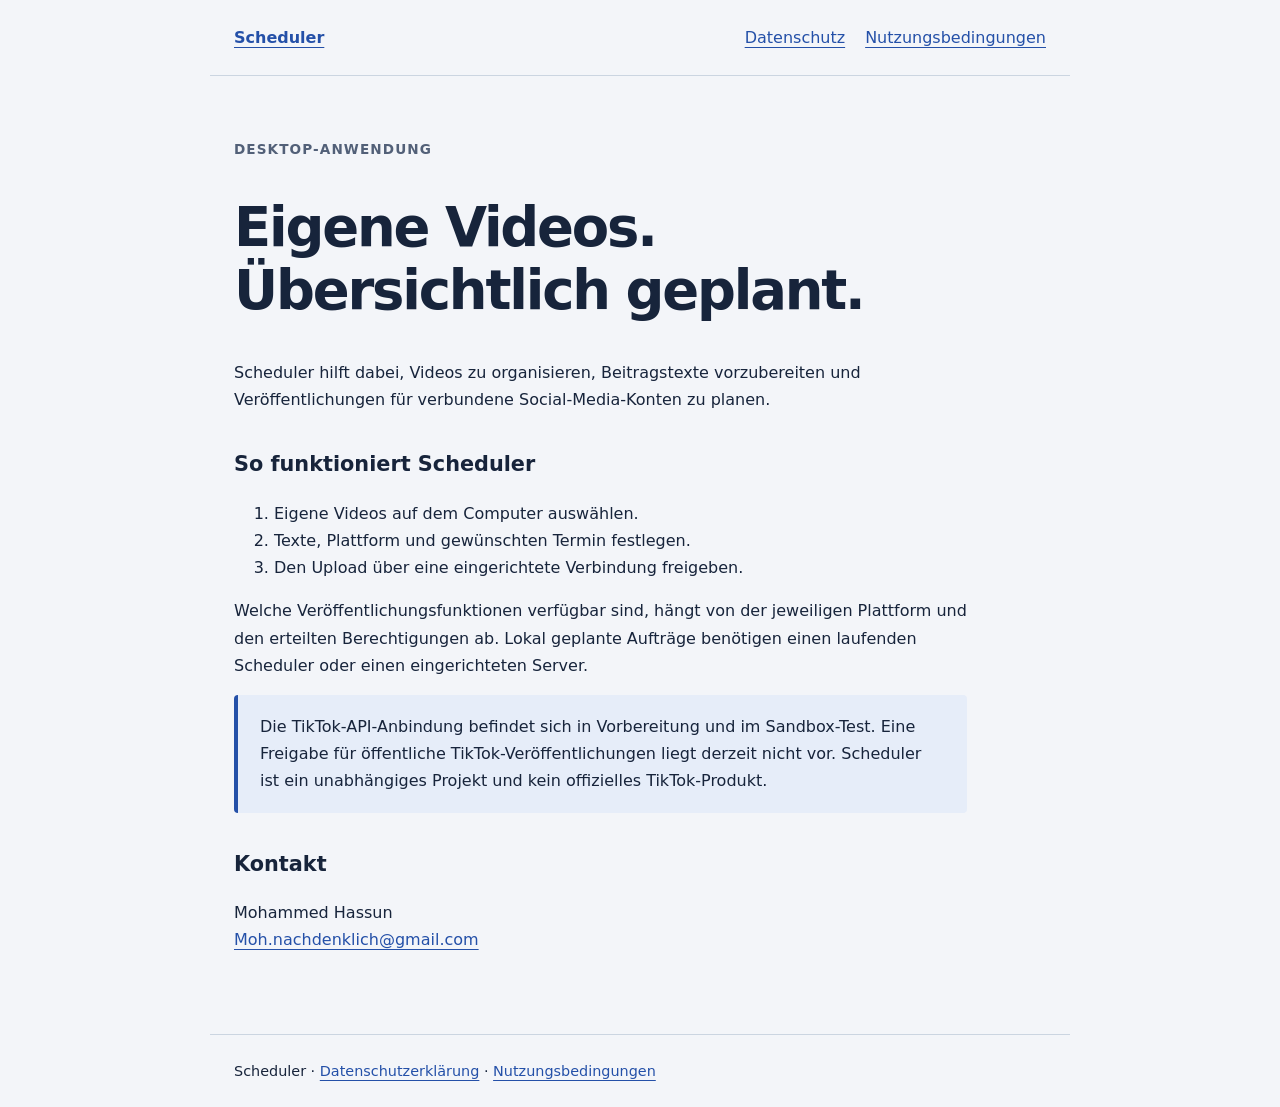
<file: index.html>
<!doctype html><html lang="de"><head><meta charset="utf-8"><meta name="viewport" content="width=device-width,initial-scale=1"><meta name="description" content="Scheduler: Desktop-Anwendung zur Organisation eigener Videos und zur Planung von Beiträgen."><title>Scheduler – Videos organisieren</title><link rel="stylesheet" href="style.css"></head><body><header><a href="index.html"><strong>Scheduler</strong></a><nav aria-label="Hauptnavigation"><a href="privacy.html">Datenschutz</a><a href="terms.html">Nutzungsbedingungen</a></nav></header><main><p class="label">Desktop-Anwendung</p><h1>Eigene Videos.<br>Übersichtlich geplant.</h1><p>Scheduler hilft dabei, Videos zu organisieren, Beitragstexte vorzubereiten und Veröffentlichungen für verbundene Social-Media-Konten zu planen.</p><h2>So funktioniert Scheduler</h2><ol><li>Eigene Videos auf dem Computer auswählen.</li><li>Texte, Plattform und gewünschten Termin festlegen.</li><li>Den Upload über eine eingerichtete Verbindung freigeben.</li></ol><p>Welche Veröffentlichungsfunktionen verfügbar sind, hängt von der jeweiligen Plattform und den erteilten Berechtigungen ab. Lokal geplante Aufträge benötigen einen laufenden Scheduler oder einen eingerichteten Server.</p><p class="note">Die TikTok-API-Anbindung befindet sich in Vorbereitung und im Sandbox-Test. Eine Freigabe für öffentliche TikTok-Veröffentlichungen liegt derzeit nicht vor. Scheduler ist ein unabhängiges Projekt und kein offizielles TikTok-Produkt.</p><h2>Kontakt</h2><p>Mohammed Hassun<br><a href="mailto:Moh.nachdenklich@gmail.com">Moh.nachdenklich@gmail.com</a></p></main><footer>Scheduler · <a href="privacy.html">Datenschutzerklärung</a> · <a href="terms.html">Nutzungsbedingungen</a></footer></body></html>
</file>
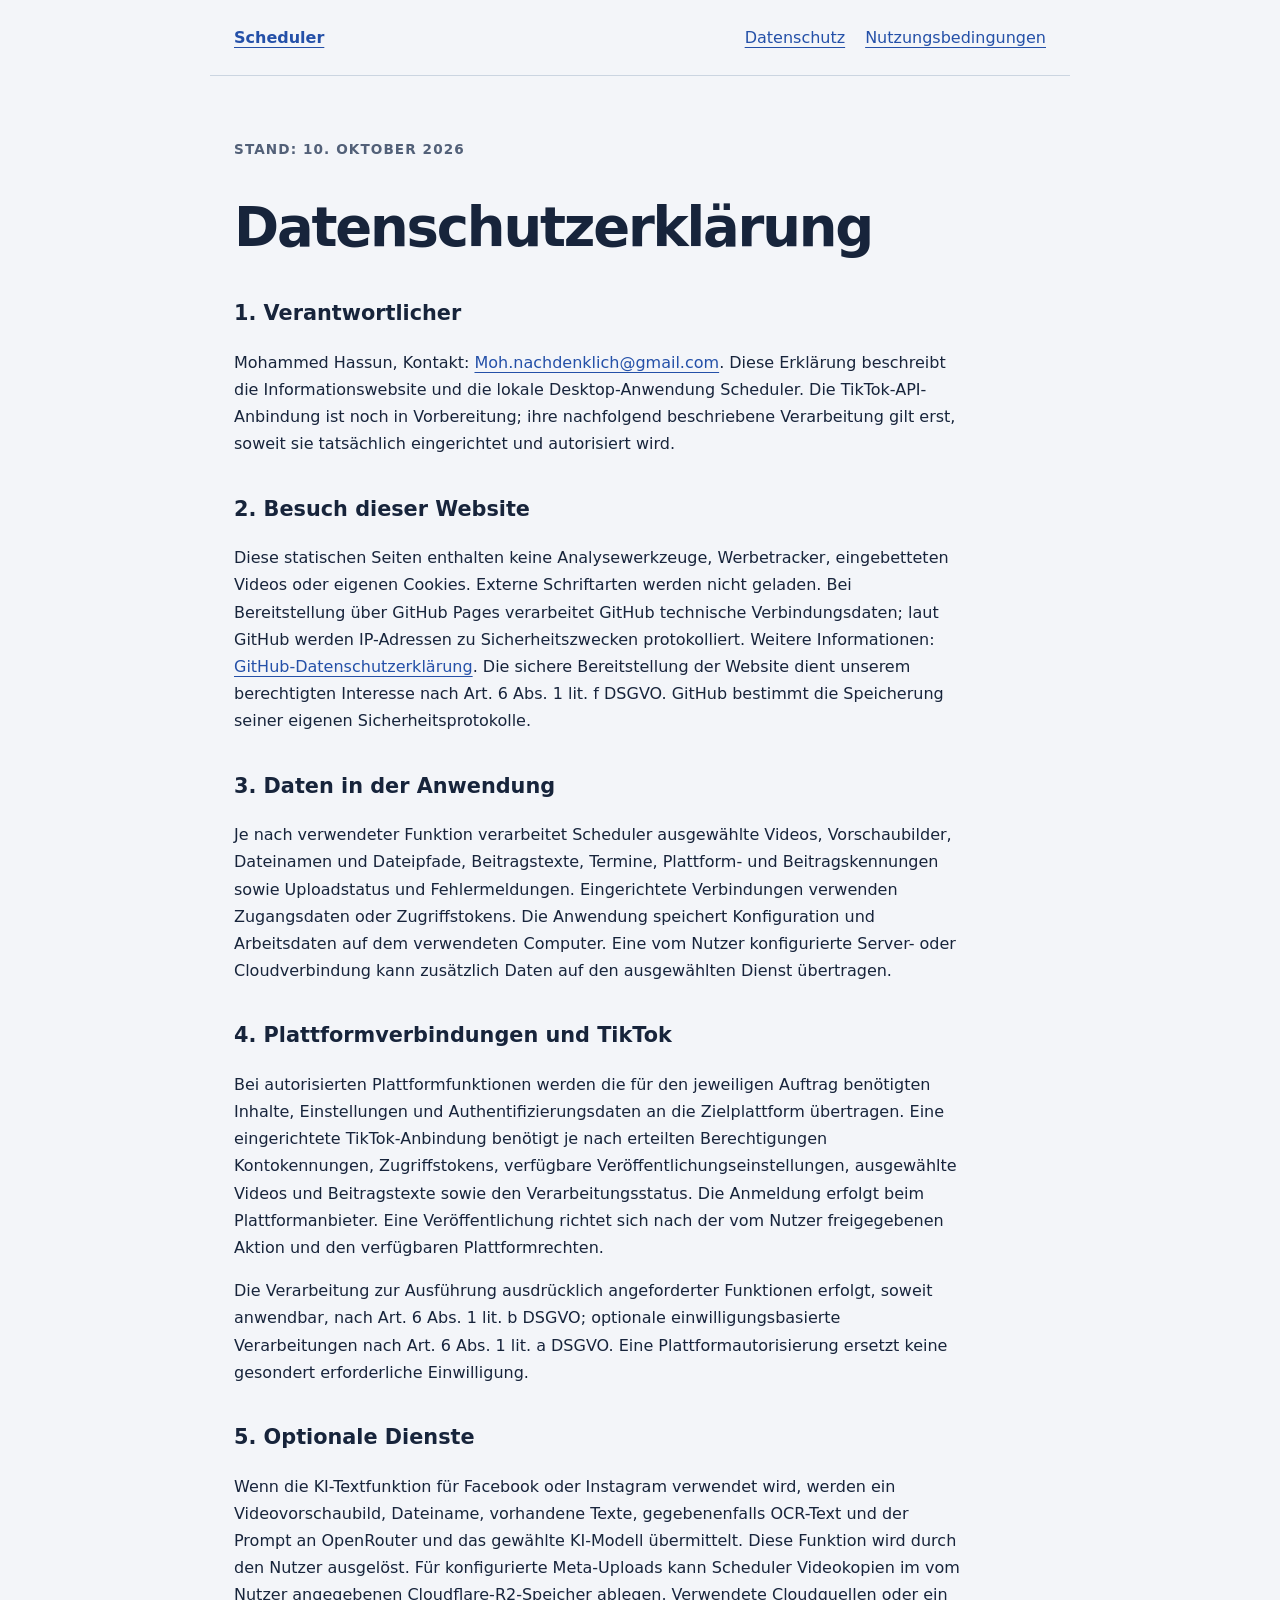
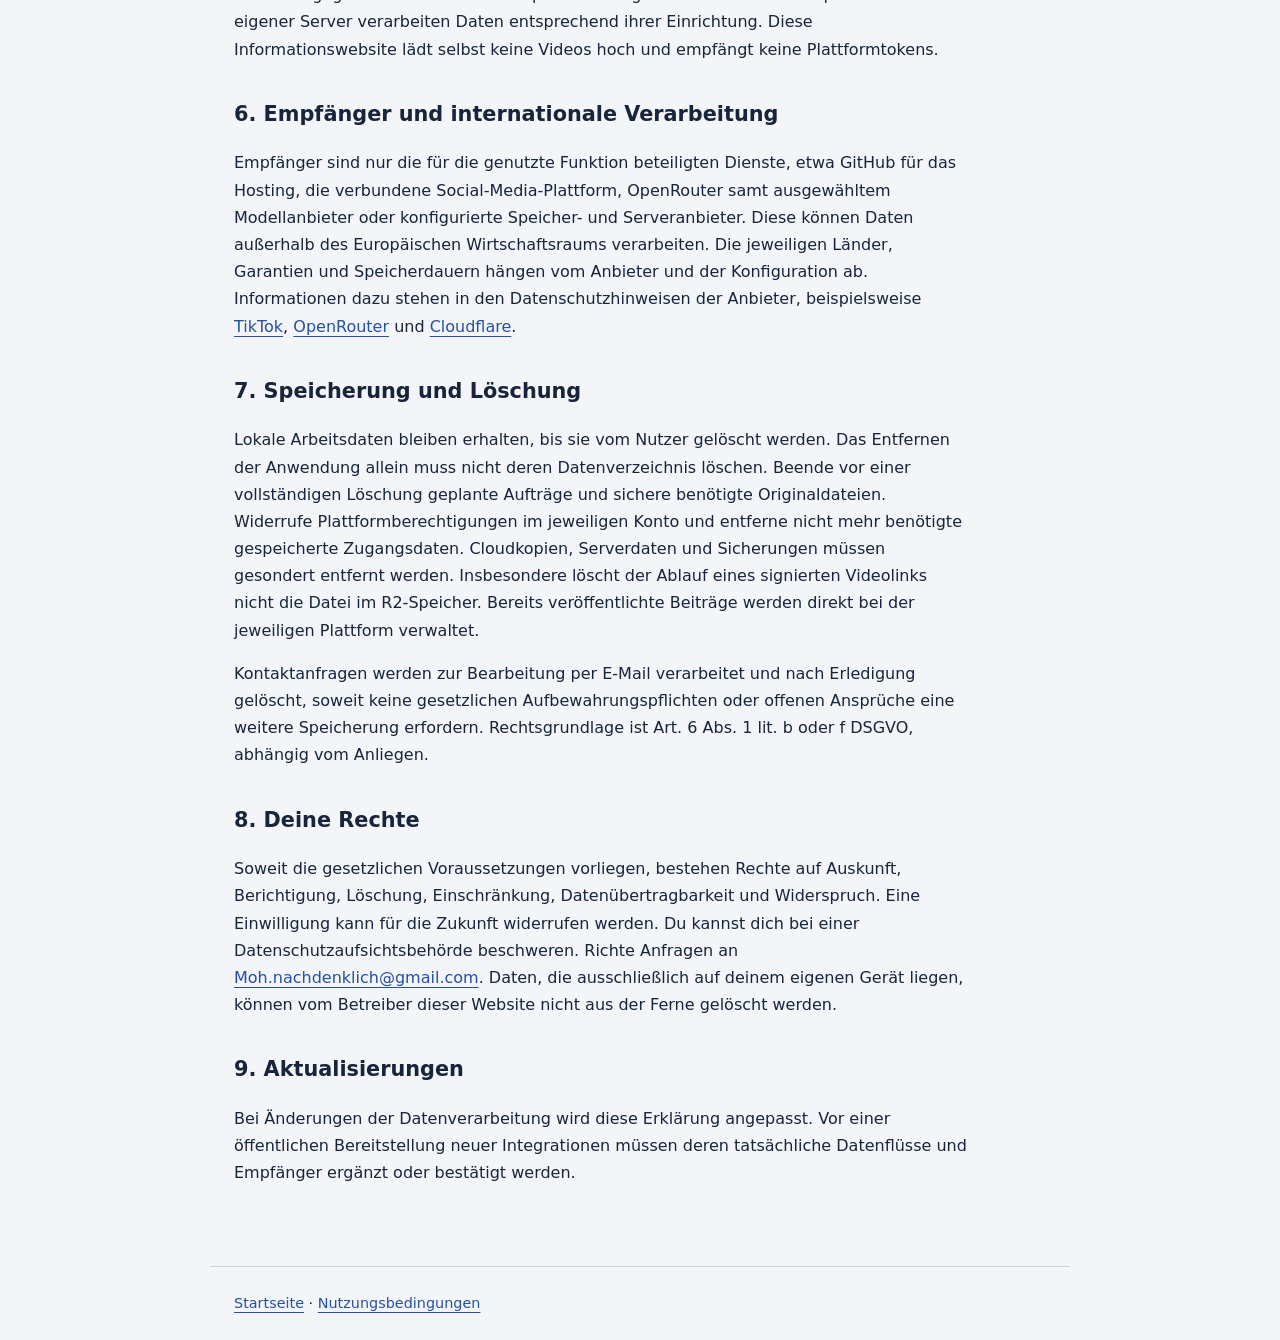
<file: privacy.html>
<!doctype html><html lang="de"><head><meta charset="utf-8"><meta name="viewport" content="width=device-width,initial-scale=1"><title>Datenschutzerklärung – Scheduler</title><link rel="stylesheet" href="style.css"></head><body><header><a href="index.html"><strong>Scheduler</strong></a><nav aria-label="Hauptnavigation"><a href="privacy.html" aria-current="page">Datenschutz</a><a href="terms.html">Nutzungsbedingungen</a></nav></header><main><p class="label">Stand: 10. Oktober 2026</p><h1>Datenschutzerklärung</h1><h2>1. Verantwortlicher</h2><p>Mohammed Hassun, Kontakt: <a href="mailto:Moh.nachdenklich@gmail.com">Moh.nachdenklich@gmail.com</a>. Diese Erklärung beschreibt die Informationswebsite und die lokale Desktop-Anwendung Scheduler. Die TikTok-API-Anbindung ist noch in Vorbereitung; ihre nachfolgend beschriebene Verarbeitung gilt erst, soweit sie tatsächlich eingerichtet und autorisiert wird.</p><h2>2. Besuch dieser Website</h2><p>Diese statischen Seiten enthalten keine Analysewerkzeuge, Werbetracker, eingebetteten Videos oder eigenen Cookies. Externe Schriftarten werden nicht geladen. Bei Bereitstellung über GitHub Pages verarbeitet GitHub technische Verbindungsdaten; laut GitHub werden IP-Adressen zu Sicherheitszwecken protokolliert. Weitere Informationen: <a href="https://docs.github.com/en/site-policy/privacy-policies/github-general-privacy-statement">GitHub-Datenschutzerklärung</a>. Die sichere Bereitstellung der Website dient unserem berechtigten Interesse nach Art. 6 Abs. 1 lit. f DSGVO. GitHub bestimmt die Speicherung seiner eigenen Sicherheitsprotokolle.</p><h2>3. Daten in der Anwendung</h2><p>Je nach verwendeter Funktion verarbeitet Scheduler ausgewählte Videos, Vorschaubilder, Dateinamen und Dateipfade, Beitragstexte, Termine, Plattform- und Beitragskennungen sowie Uploadstatus und Fehlermeldungen. Eingerichtete Verbindungen verwenden Zugangsdaten oder Zugriffstokens. Die Anwendung speichert Konfiguration und Arbeitsdaten auf dem verwendeten Computer. Eine vom Nutzer konfigurierte Server- oder Cloudverbindung kann zusätzlich Daten auf den ausgewählten Dienst übertragen.</p><h2>4. Plattformverbindungen und TikTok</h2><p>Bei autorisierten Plattformfunktionen werden die für den jeweiligen Auftrag benötigten Inhalte, Einstellungen und Authentifizierungsdaten an die Zielplattform übertragen. Eine eingerichtete TikTok-Anbindung benötigt je nach erteilten Berechtigungen Kontokennungen, Zugriffstokens, verfügbare Veröffentlichungseinstellungen, ausgewählte Videos und Beitragstexte sowie den Verarbeitungsstatus. Die Anmeldung erfolgt beim Plattformanbieter. Eine Veröffentlichung richtet sich nach der vom Nutzer freigegebenen Aktion und den verfügbaren Plattformrechten.</p><p>Die Verarbeitung zur Ausführung ausdrücklich angeforderter Funktionen erfolgt, soweit anwendbar, nach Art. 6 Abs. 1 lit. b DSGVO; optionale einwilligungsbasierte Verarbeitungen nach Art. 6 Abs. 1 lit. a DSGVO. Eine Plattformautorisierung ersetzt keine gesondert erforderliche Einwilligung.</p><h2>5. Optionale Dienste</h2><p>Wenn die KI-Textfunktion für Facebook oder Instagram verwendet wird, werden ein Videovorschaubild, Dateiname, vorhandene Texte, gegebenenfalls OCR-Text und der Prompt an OpenRouter und das gewählte KI-Modell übermittelt. Diese Funktion wird durch den Nutzer ausgelöst. Für konfigurierte Meta-Uploads kann Scheduler Videokopien im vom Nutzer angegebenen Cloudflare-R2-Speicher ablegen. Verwendete Cloudquellen oder ein eigener Server verarbeiten Daten entsprechend ihrer Einrichtung. Diese Informationswebsite lädt selbst keine Videos hoch und empfängt keine Plattformtokens.</p><h2>6. Empfänger und internationale Verarbeitung</h2><p>Empfänger sind nur die für die genutzte Funktion beteiligten Dienste, etwa GitHub für das Hosting, die verbundene Social-Media-Plattform, OpenRouter samt ausgewähltem Modellanbieter oder konfigurierte Speicher- und Serveranbieter. Diese können Daten außerhalb des Europäischen Wirtschaftsraums verarbeiten. Die jeweiligen Länder, Garantien und Speicherdauern hängen vom Anbieter und der Konfiguration ab. Informationen dazu stehen in den Datenschutzhinweisen der Anbieter, beispielsweise <a href="https://www.tiktok.com/legal/page/eea/privacy-policy/de">TikTok</a>, <a href="https://openrouter.ai/privacy">OpenRouter</a> und <a href="https://www.cloudflare.com/privacypolicy/">Cloudflare</a>.</p><h2>7. Speicherung und Löschung</h2><p>Lokale Arbeitsdaten bleiben erhalten, bis sie vom Nutzer gelöscht werden. Das Entfernen der Anwendung allein muss nicht deren Datenverzeichnis löschen. Beende vor einer vollständigen Löschung geplante Aufträge und sichere benötigte Originaldateien. Widerrufe Plattformberechtigungen im jeweiligen Konto und entferne nicht mehr benötigte gespeicherte Zugangsdaten. Cloudkopien, Serverdaten und Sicherungen müssen gesondert entfernt werden. Insbesondere löscht der Ablauf eines signierten Videolinks nicht die Datei im R2-Speicher. Bereits veröffentlichte Beiträge werden direkt bei der jeweiligen Plattform verwaltet.</p><p>Kontaktanfragen werden zur Bearbeitung per E-Mail verarbeitet und nach Erledigung gelöscht, soweit keine gesetzlichen Aufbewahrungspflichten oder offenen Ansprüche eine weitere Speicherung erfordern. Rechtsgrundlage ist Art. 6 Abs. 1 lit. b oder f DSGVO, abhängig vom Anliegen.</p><h2>8. Deine Rechte</h2><p>Soweit die gesetzlichen Voraussetzungen vorliegen, bestehen Rechte auf Auskunft, Berichtigung, Löschung, Einschränkung, Datenübertragbarkeit und Widerspruch. Eine Einwilligung kann für die Zukunft widerrufen werden. Du kannst dich bei einer Datenschutzaufsichtsbehörde beschweren. Richte Anfragen an <a href="mailto:Moh.nachdenklich@gmail.com">Moh.nachdenklich@gmail.com</a>. Daten, die ausschließlich auf deinem eigenen Gerät liegen, können vom Betreiber dieser Website nicht aus der Ferne gelöscht werden.</p><h2>9. Aktualisierungen</h2><p>Bei Änderungen der Datenverarbeitung wird diese Erklärung angepasst. Vor einer öffentlichen Bereitstellung neuer Integrationen müssen deren tatsächliche Datenflüsse und Empfänger ergänzt oder bestätigt werden.</p></main><footer><a href="index.html">Startseite</a> · <a href="terms.html">Nutzungsbedingungen</a></footer></body></html>
</file>
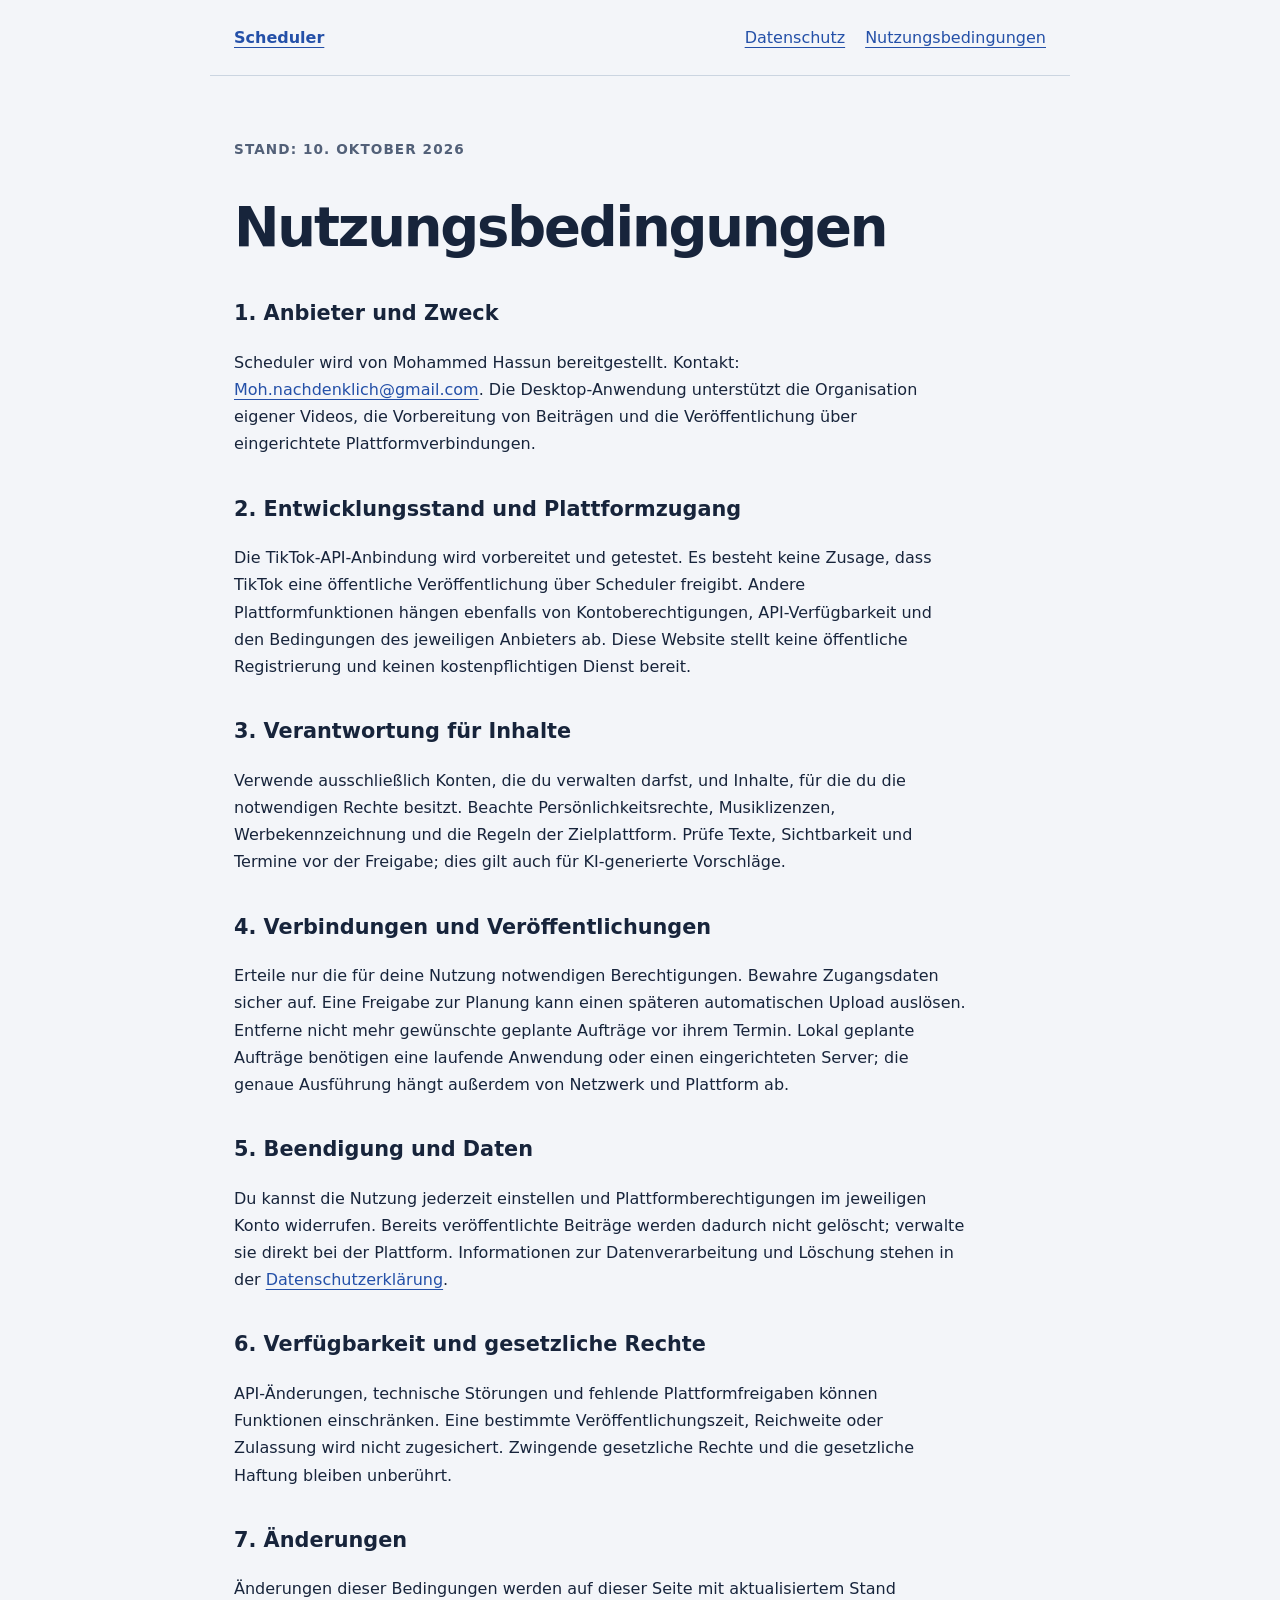
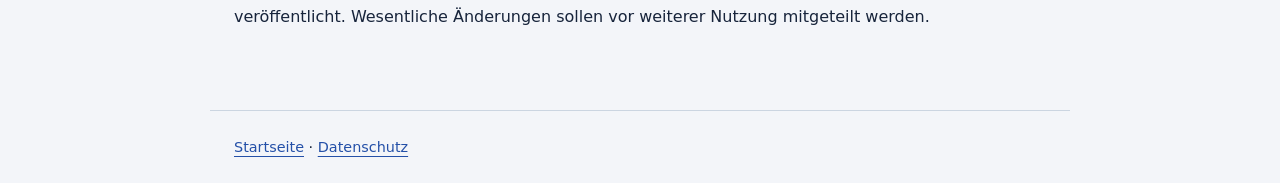
<file: terms.html>
<!doctype html><html lang="de"><head><meta charset="utf-8"><meta name="viewport" content="width=device-width,initial-scale=1"><title>Nutzungsbedingungen – Scheduler</title><link rel="stylesheet" href="style.css"></head><body><header><a href="index.html"><strong>Scheduler</strong></a><nav aria-label="Hauptnavigation"><a href="privacy.html">Datenschutz</a><a href="terms.html" aria-current="page">Nutzungsbedingungen</a></nav></header><main><p class="label">Stand: 10. Oktober 2026</p><h1>Nutzungsbedingungen</h1><h2>1. Anbieter und Zweck</h2><p>Scheduler wird von Mohammed Hassun bereitgestellt. Kontakt: <a href="mailto:Moh.nachdenklich@gmail.com">Moh.nachdenklich@gmail.com</a>. Die Desktop-Anwendung unterstützt die Organisation eigener Videos, die Vorbereitung von Beiträgen und die Veröffentlichung über eingerichtete Plattformverbindungen.</p><h2>2. Entwicklungsstand und Plattformzugang</h2><p>Die TikTok-API-Anbindung wird vorbereitet und getestet. Es besteht keine Zusage, dass TikTok eine öffentliche Veröffentlichung über Scheduler freigibt. Andere Plattformfunktionen hängen ebenfalls von Kontoberechtigungen, API-Verfügbarkeit und den Bedingungen des jeweiligen Anbieters ab. Diese Website stellt keine öffentliche Registrierung und keinen kostenpflichtigen Dienst bereit.</p><h2>3. Verantwortung für Inhalte</h2><p>Verwende ausschließlich Konten, die du verwalten darfst, und Inhalte, für die du die notwendigen Rechte besitzt. Beachte Persönlichkeitsrechte, Musiklizenzen, Werbekennzeichnung und die Regeln der Zielplattform. Prüfe Texte, Sichtbarkeit und Termine vor der Freigabe; dies gilt auch für KI-generierte Vorschläge.</p><h2>4. Verbindungen und Veröffentlichungen</h2><p>Erteile nur die für deine Nutzung notwendigen Berechtigungen. Bewahre Zugangsdaten sicher auf. Eine Freigabe zur Planung kann einen späteren automatischen Upload auslösen. Entferne nicht mehr gewünschte geplante Aufträge vor ihrem Termin. Lokal geplante Aufträge benötigen eine laufende Anwendung oder einen eingerichteten Server; die genaue Ausführung hängt außerdem von Netzwerk und Plattform ab.</p><h2>5. Beendigung und Daten</h2><p>Du kannst die Nutzung jederzeit einstellen und Plattformberechtigungen im jeweiligen Konto widerrufen. Bereits veröffentlichte Beiträge werden dadurch nicht gelöscht; verwalte sie direkt bei der Plattform. Informationen zur Datenverarbeitung und Löschung stehen in der <a href="privacy.html">Datenschutzerklärung</a>.</p><h2>6. Verfügbarkeit und gesetzliche Rechte</h2><p>API-Änderungen, technische Störungen und fehlende Plattformfreigaben können Funktionen einschränken. Eine bestimmte Veröffentlichungszeit, Reichweite oder Zulassung wird nicht zugesichert. Zwingende gesetzliche Rechte und die gesetzliche Haftung bleiben unberührt.</p><h2>7. Änderungen</h2><p>Änderungen dieser Bedingungen werden auf dieser Seite mit aktualisiertem Stand veröffentlicht. Wesentliche Änderungen sollen vor weiterer Nutzung mitgeteilt werden.</p></main><footer><a href="index.html">Startseite</a> · <a href="privacy.html">Datenschutz</a></footer></body></html>
</file>
<file: style.css>
:root{font-family:system-ui,sans-serif;color:#17243b;background:#f3f5f9;line-height:1.7}*{box-sizing:border-box}body{margin:0}header,main,footer{max-width:860px;margin:auto;padding:24px}header{display:flex;flex-wrap:wrap;justify-content:space-between;gap:16px;border-bottom:1px solid #cbd5e1}a{color:#2450a8;text-underline-offset:4px}nav{display:flex;gap:20px;flex-wrap:wrap}main{padding-top:48px;padding-bottom:64px}h1{font-size:clamp(2rem,6vw,3.4rem);line-height:1.15;letter-spacing:-.04em}h2{font-size:1.3rem;margin-top:34px}p,li{max-width:72ch}.label{font-size:.85rem;font-weight:700;letter-spacing:.08em;text-transform:uppercase;color:#526078}.note{padding:18px 22px;background:#e6edf9;border-left:4px solid #2450a8;border-radius:4px}footer{border-top:1px solid #cbd5e1;font-size:.9rem}a:focus-visible{outline:3px solid #2450a8;outline-offset:4px}
</file>
